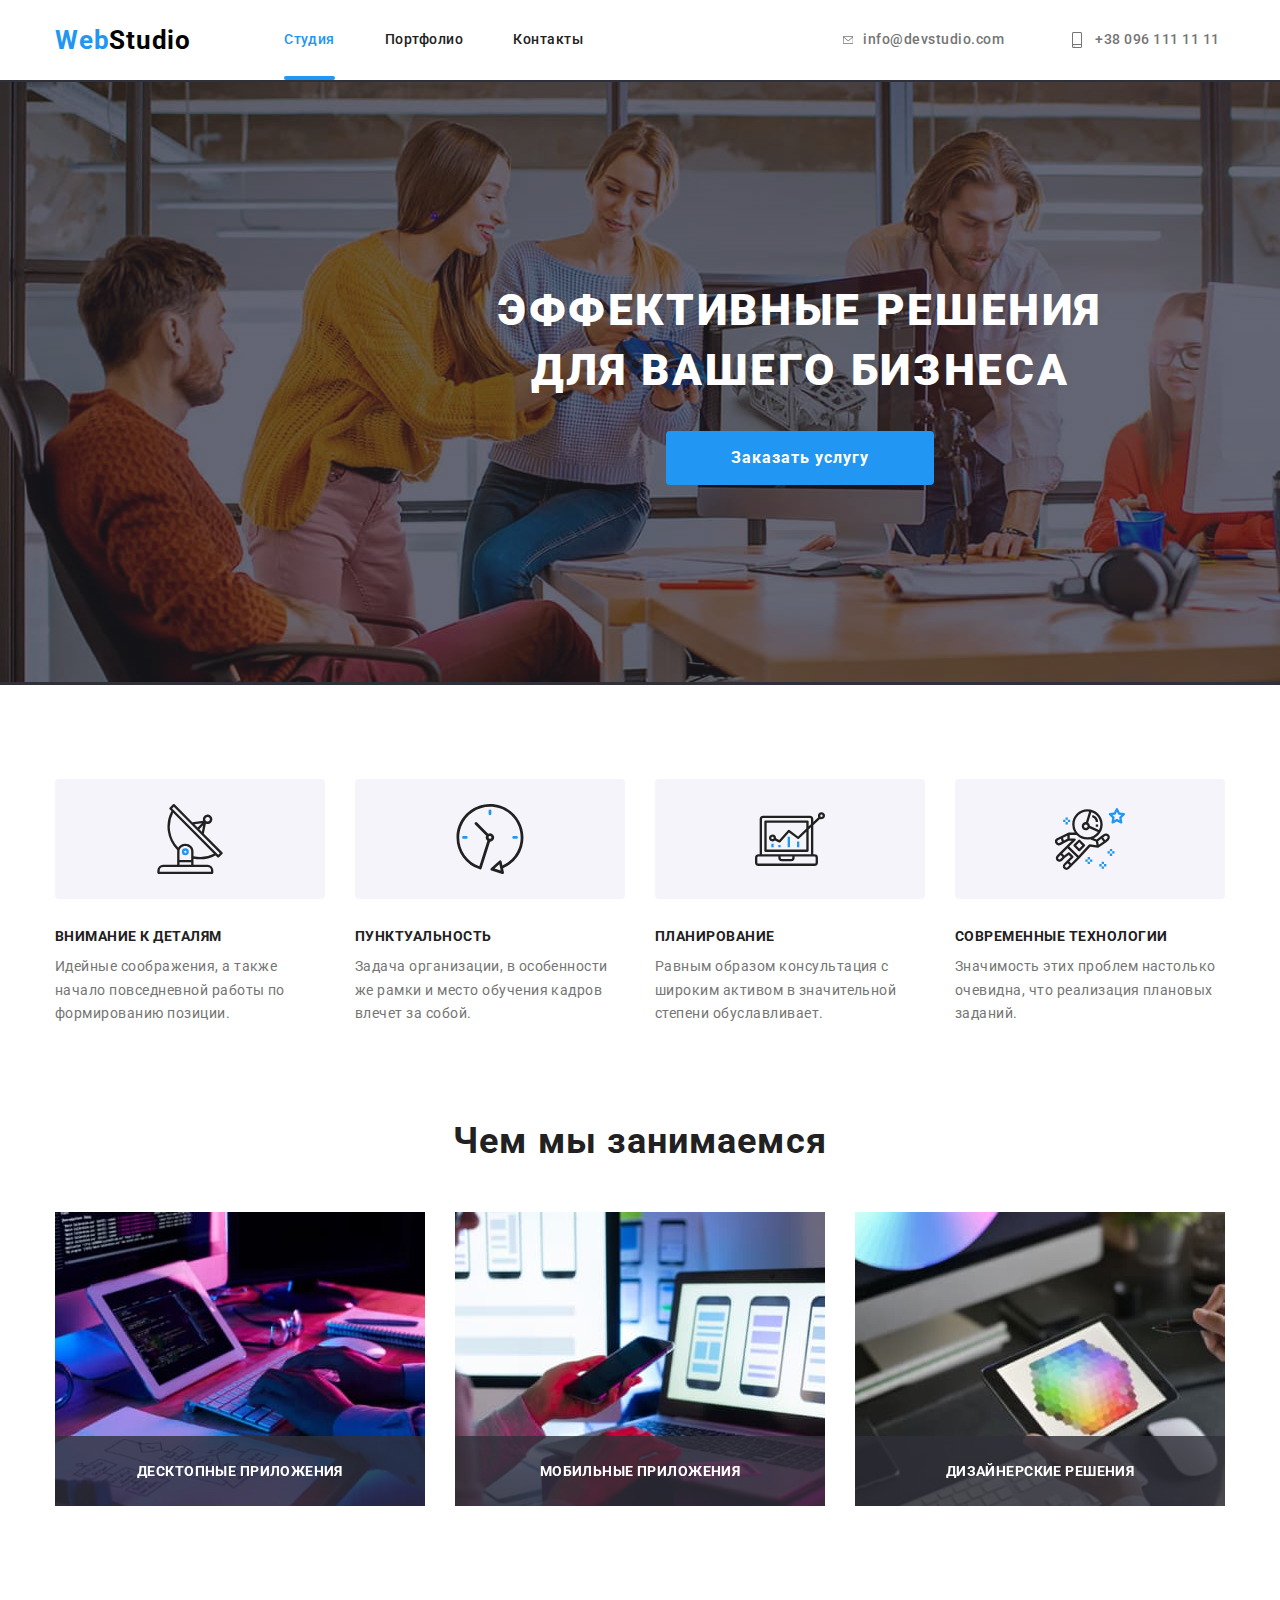
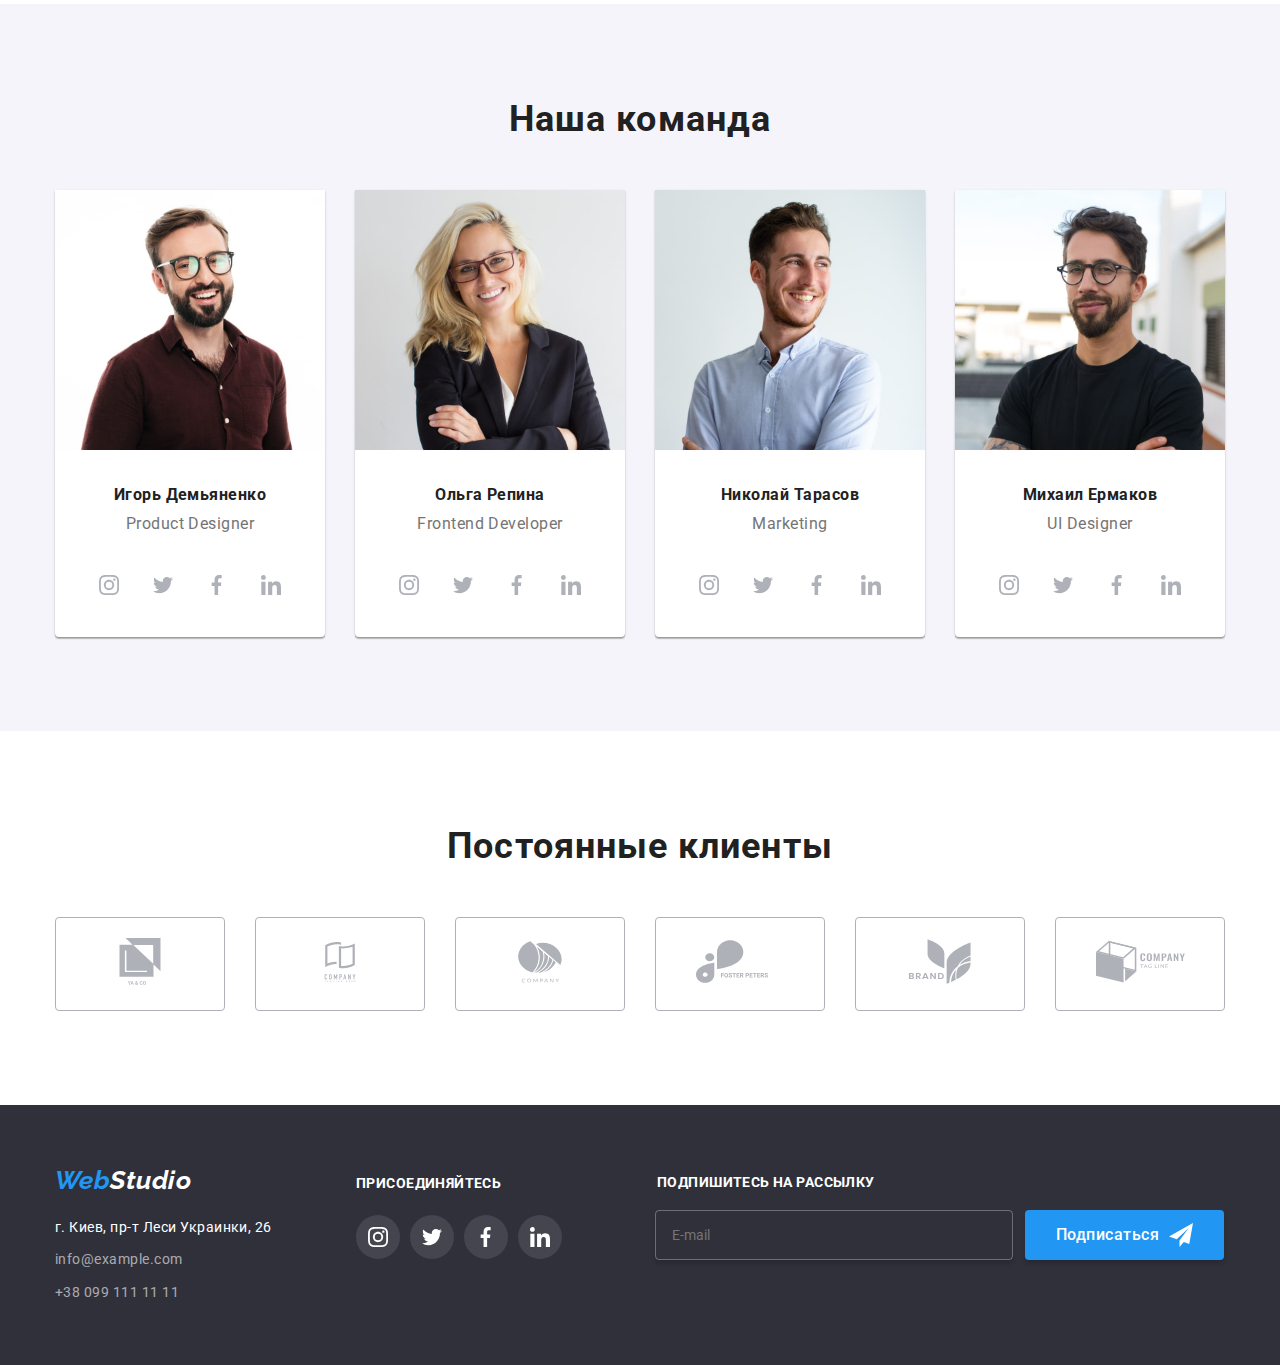
<file: index.html>
<!DOCTYPE html>
<html lang="ru">
<head>
  <meta charset="UTF-8">
  <meta http-equiv="X-UA-Compatible" content="IE=edge">
  <meta name="viewport" content="width=device-width, initial-scale=1.0">
  <title>Document</title>
  <link rel="preconnect" href="https://fonts.googleapis.com">
  <link rel="preconnect" href="https://fonts.gstatic.com" crossorigin>
  <link href="https://fonts.googleapis.com/css2?family=Raleway:wght@700&family=Roboto:wght@400;500;700;900&display=swap" rel="stylesheet">
  <link rel="stylesheet" href="https://cdnjs.cloudflare.com/ajax/libs/modern-normalize/1.1.0/modern-normalize.min.css" integrity="sha512-wpPYUAdjBVSE4KJnH1VR1HeZfpl1ub8YT/NKx4PuQ5NmX2tKuGu6U/JRp5y+Y8XG2tV+wKQpNHVUX03MfMFn9Q==" crossorigin="anonymous" referrerpolicy="no-referrer">
  <link rel="stylesheet" href="./css/styles.css">
  <style>
    .color-header {
      color: #000000;
    }
    .color-footer {
      color: #ffffff;
    }
  </style>
</head>
<body>
   <header class="header">
    <div class="container main-nav">
      <a href="./index.html" class="header-logo">Web<span class="color-header">Studio</span></a>
      <nav class="main-nav" >
        <ul class="header-nav list" >
          <li class="item"><a href="./index.html" class="link current">Студия</a></li>
          <li class="item"><a href="./portfolio.html" class="link">Портфолио</a></li>
          <li class="item"><a href="" class="link">Контакты</a></li>
        </ul>
        <ul class="header-address list" >
          <li class="item">
            <a class="header-link" href="mailto:info@devstudio.com">
              <svg class="icon" width="16px" height="22px">
                <use href="./images/sprite.svg#envelope"></use>
              </svg>
            info@devstudio.com</a></li>
          <li class="item">
            <a class="header-link" href="tel:+380961111111">
            <svg class="icon" width="16px" height="22px">
              <use href="./images/sprite.svg#smartphone"></use>
            </svg>
            +38 096 111 11 11</a></li>
        </ul>
      </nav>
    </div>
    
     </header>
   <main>
    <!-- Герой -->
    <div class="backgroundhero">
      <section class="hero">
          <h1 class="hero-title">Эффективные решения <br>для вашего бизнеса</h1>
          <button class="button hero" data-modal-open>Заказать услугу</button>
          <div class="backdrop is-hidden" data-modal>
            <div class="modal">

              <div class="close">
                <button class="button-close" data-modal-close>
                  <svg class="close-icon">
                    <use id="close" href="./images/sprite.svg#close"></use>
                  </svg>
                </button>
  
              </div>

              <form class="modal-form">
                <div class="form-group">
                <legend class="group-title">Оставьте свои данные, мы вам перезвоним</legend>
                <ul class="form-field">
                    <li>        
                        <label for="text">Имя</label>
                        <input type="text" name="username" placeholder="" id="text">
                        <svg class="icon-person">
                          <use href="./images/sprite.svg#person"></use>
                        </svg>
                      </li>
                      <li>        
                        <label for="tel">Телефон</label>
                        <input type="tel" name="phone" id="tel"/>
                        <svg class="icon-phone" width="18px" height="18px">
                          <use href="./images/sprite.svg#phone"></use>
                        </svg>
                      </li>
                      <li>        
                        <label for="mail">Почта</label>
                        <input type="email" name="email" id="mail"/>
                        <svg class="icon-email" width="18px" height="18px">
                          <use href="./images/sprite.svg#email"></use>
                        </svg>
                      </li>
                </ul>
        
                <div class="feedback">
                    <label for="feedback">Комментарий</label>                         
                    <textarea name="feedback" placeholder="Введите текст" id="feedback"></textarea>
                </div>
        
                
                <div class="checkbox">
                      <input type="checkbox" name="agreement" id="checkbox"/>
                      <span class="icon-checked">
                        <svg width="16px" height="15px">
                          <use href="./images/sprite.svg#icon-checked">
                          </use>
                      </svg>
                      </span>
                      <label for="checkbox">Соглашаюсь с рассылкой и принимаю&nbsp;
                      <span><a href="" class="polyces">Условия договора</a></span>
                    </label>
                </div>
        
                <div class="button-submit">
                    <button class="btn button" type="submit">Отправить</button>
                </div>
        
                  </div>
                
              </form>

            </div>

          </div>
      </section>
    </div>
    <!-- Преимущества компании -->
    <section class="section">
      <!-- <h2 class="section-title">Преимущества компании</h2> -->
      <div class="container">
        <ul class="feature-list list">
          <li class="list-item antenna">
            <div class="feauture-icon">
              <svg width="70px" height="70px">
                <use href="./images/sprite.svg#antenna"></use>
              </svg>
            </div>  
            <h3 class="title">Внимание к деталям</h3>
            <p>Идейные соображения, a также начало повседневной работы по формированию позиции.</p>
          </li>
          <li class="list-item clock">
            <div class="feauture-icon">
              <svg width="70px" height="70px">
                <use href="./images/sprite.svg#clock"></use>
              </svg>
            </div>
            <h3 class="title">Пунктуальность</h3>
            <p>Задача организации, в особенности же рамки и место обучения кадров влечет за собой.</p>
          </li>
          <li class="list-item diagram">
            <div class="feauture-icon">
              <svg width="70px" height="70px">
                <use href="./images/sprite.svg#diagram"> </use>
              </svg>
            </div>
            <h3 class="title">Планирование</h3>
            <p>Равным образом консультация c широким активом в значительной степени обуславливает.</p>
          </li>
          <li class="list-item astronaut">
            <div class="feauture-icon">
              <svg width="70px" height="70px">
                <use href="./images/sprite.svg#astronaut"> </use>
              </svg>
            </div>
            <h3 class="title">Современные технологии</h3>
            <p>Значимость этих проблем настолько очевидна, что реализация плановых заданий.</p>
          </li>
        </ul>
      </div>
    </section>
    <!-- Чем мы занимаемся -->
    <section class="section no-padding">
      <div class="container">
        <div class="our-work">
          <h2 class="section-title">Чем мы занимаемся</h2>
          <ul class="work-list list">
            <li class="work-item">
              <img src="./images/desctope.jpg" alt="Десктопные приложения" width="370">
              <h3 class="title work">Десктопные приложения</h3>
            </li>
            <li class="work-item">
              <img src="./images/mobile.jpg" alt="Мобильные приложения" width="370">
              <h3 class="title work">Мобильные приложения</h3>
            </li>
            <li class="work-item">
              <img src="./images/disign.jpg" alt="Дизайнерские решения" width="370">
              <h3 class="title work">Дизайнерские решения</h3>
            </li>
          </ul>
        </div>
      </div>
    </section>
    <!-- Наша команда -->
    <section class="section-team">
      <div class="container">
        <div class="team">
          <h2 class="section-title">Наша команда</h2>
        <ul class="team-list list">
          <li class="team-card">
            <img src="./images/demyanenko.jpg" alt="Игорь Демьяненко" width="270">
            <h4 class="title">Игорь Демьяненко</h4>
            <p>Product Designer</p>
            <ul class="team-icon">
              <li class="team-li" ><a class="team-link" href="" aria-label="Ссылка на Instagram">
                <svg class="icon" >
                  <use href="./images/sprite.svg#instagram"></use>
                </svg>
              </a></li>
              <li class="team-li" ><a class="team-link" href=""  aria-label="Ссылка на Twitter">                
                <svg class="icon">
                <use href="./images/sprite.svg#twitter"></use>
              </svg>
            </a></li>
              <li class="team-li" ><a class="team-link" href="" aria-label="Ссылка на Facebook">
                <svg class="icon">
                  <use href="./images/sprite.svg#facebook"></use>
                </svg>
              </a></li>
              <li class="team-li" ><a class="team-link" href=""  aria-label="Ссылка на Linkedin">
                <svg class="icon">
                  <use href="./images/sprite.svg#linkedin"></use>
                </svg>
              </a></li>
            </ul>
          </li>
          <li class="team-card">
            <img src="./images/repina.jpg" alt="Ольга Репина" width="270">
            <h4 class="title">Ольга Репина</h4>
            <p>Frontend Developer</p>
            <ul class="team-icon">
              <li class="team-li" ><a class="team-link" href="" aria-label="Ссылка на Instagram">
                <svg class="icon" >
                  <use href="./images/sprite.svg#instagram"></use>
                </svg>
              </a></li>
              <li class="team-li" ><a class="team-link" href=""  aria-label="Ссылка на Twitter">                
                <svg class="icon">
                <use href="./images/sprite.svg#twitter"></use>
              </svg>
            </a></li>
              <li class="team-li" ><a class="team-link" href="" aria-label="Ссылка на Facebook">
                <svg class="icon">
                  <use href="./images/sprite.svg#facebook"></use>
                </svg>
              </a></li>
              <li class="team-li" ><a class="team-link" href=""  aria-label="Ссылка на Linkedin">
                <svg class="icon">
                  <use href="./images/sprite.svg#linkedin"></use>
                </svg>
              </a></li>
            </ul>
          </li>
          <li class="team-card">
            <img src="./images/tarasov.jpg" alt="Николай Тарасов" width="270">
            <h4 class="title">Николай Тарасов</h4>
            <p>Marketing</p>
            <ul class="team-icon">
              <li class="team-li" ><a class="team-link" href="" aria-label="Ссылка на Instagram">
                <svg class="icon" >
                  <use href="./images/sprite.svg#instagram"></use>
                </svg>
              </a></li>
              <li class="team-li" ><a class="team-link" href=""  aria-label="Ссылка на Twitter">                
                <svg class="icon">
                <use href="./images/sprite.svg#twitter"></use>
              </svg>
            </a></li>
              <li class="team-li" ><a class="team-link" href="" aria-label="Ссылка на Facebook">
                <svg class="icon">
                  <use href="./images/sprite.svg#facebook"></use>
                </svg>
              </a></li>
              <li class="team-li" ><a class="team-link" href=""  aria-label="Ссылка на Linkedin">
                <svg class="icon">
                  <use href="./images/sprite.svg#linkedin"></use>
                </svg>
              </a></li>
            </ul>
          </li>
          <li class="team-card">
            <img src="./images/yermakov.jpg" alt="Михаил Ермаков" width="270">
            <h4 class="title">Михаил Ермаков</h4>
            <p>UI Designer</p>
            <ul class="team-icon">
              <li class="team-li" ><a class="team-link" href="" aria-label="Ссылка на Instagram">
                <svg class="icon" >
                  <use href="./images/sprite.svg#instagram"></use>
                </svg>
              </a></li>
              <li class="team-li" ><a class="team-link" href=""  aria-label="Ссылка на Twitter">                
                <svg class="icon">
                <use href="./images/sprite.svg#twitter"></use>
              </svg>
            </a></li>
              <li class="team-li" ><a class="team-link" href="" aria-label="Ссылка на Facebook">
                <svg class="icon">
                  <use href="./images/sprite.svg#facebook"></use>
                </svg>
              </a></li>
              <li class="team-li" ><a class="team-link" href=""  aria-label="Ссылка на Linkedin">
                <svg class="icon">
                  <use href="./images/sprite.svg#linkedin"></use>
                </svg>
              </a></li>
            </ul>
          </li>
        </ul>
        </div>
      </div>
    </section>
    <!-- Наши клиенты -->
    <section class="section our-clients">
      <div class="container">
        <h2 class="section-title">Постоянные клиенты</h2>
        <ul>
          <li class="list">
            <a href="" class="link">
              <svg class="icon" width="106px" height="47px">
                <use href="./images/sprite.svg#logo"></use>
              </svg>
            </a>
          </li>
          <li class="list">
            <a href="" class="link">
              <svg class="icon" width="40px" height="52">
                <use href="./images/sprite.svg#logo-2"></use>
              </svg>
            </a>
          </li> 
          <li class="list">
            <a href="" class="link">
              <svg class="icon" width="46px" height="45">
                <use href="./images/sprite.svg#logo-3"></use>
              </svg>
            </a>
          </li>
          <li class="list">
            <a href="" class="link">
              <svg class="icon" width="95px" height="89px">
                <use href="./images/sprite.svg#logo-4"></use>
              </svg>
            </a>
          </li>
          <li class="list">
            <a href="" class="link">  
              <svg class="icon" width="62px" height="89px">
                <use href="./images/sprite.svg#logo-5"></use>
              </svg>
            </a>
          </li>
          <li class="list">
            <a href="" class="link">
              <svg class="icon" width="93px" height="89px">
                <use href="./images/sprite.svg#logo-6"></use>
              </svg>
            </a>
          </li>
        </ul>
      </div>
    </section>
   </main>
   <footer class="address">
      <div class="container">

        <address class="footer-addres">
          <a href="./index.html " class="logo">Web<span class="color-footer">Studio</span></a>
          <a href="https://goo.gl/maps/T67sKxC1Z5XbxkPo9" class="maps">г. Киев, пр-т Леси Украинки, 26</a>
          <a href="mailto:info@example.com" class="mail-and-tel">info@example.com</a>
          <a href="tel:+380991111111" class="mail-and-tel">+38 099 111 11 11</a>
        </address>

      <div class="social">
        <p class="label">Присоединяйтесь</p>
          <ul class="footer-icons list">
            <li class="footer-li" ><a class="footer-link" href="" aria-label="Ссылка на Instagram">
              <svg class="icon" width="20px" height="20px">
                <use href="./images/sprite.svg#instagram"></use>
              </svg>
            </a></li>
            <li class="footer-li" ><a class="footer-link" href="" aria-label="Ссылка на Twitter">                
              <svg class="icon" width="20px" height="20px">
              <use href="./images/sprite.svg#twitter"></use>
            </svg>
          </a></li>
            <li class="footer-li" ><a class="footer-link" href="" aria-label="Ссылка на Facebook">
              <svg class="icon" width="20px" height="20px">
                <use href="./images/sprite.svg#facebook"></use>
              </svg>
            </a></li>
            <li class="footer-li" >
              <a class="footer-link" href="" aria-label="Ссылка на Linkedin">
              <svg class="icon" width="20px" height="20px">
                <use href="./images/sprite.svg#linkedin"></use>
              </svg>
            </a>
          </li>
          </ul>
      </div>
      
      <form class="form">
        <legend class="form-title">Подпишитесь на рассылку</legend>
      
        <div class="form-center">
          <label>
            <input class="form-mail" type="email" name="email" placeholder="E-mail" />
          </label>
          
          <button class="button form-button" type="submit">Подписаться
            <svg class="button-icon" width="24px" height="24px">
              <use href="./images/sprite.svg#icon-send"></use>
            </svg></button>
        </div>
    </form>
      
  </div>
   </footer>
   <script src="./js/modal.js"></script>
</body>
</html>
</file>
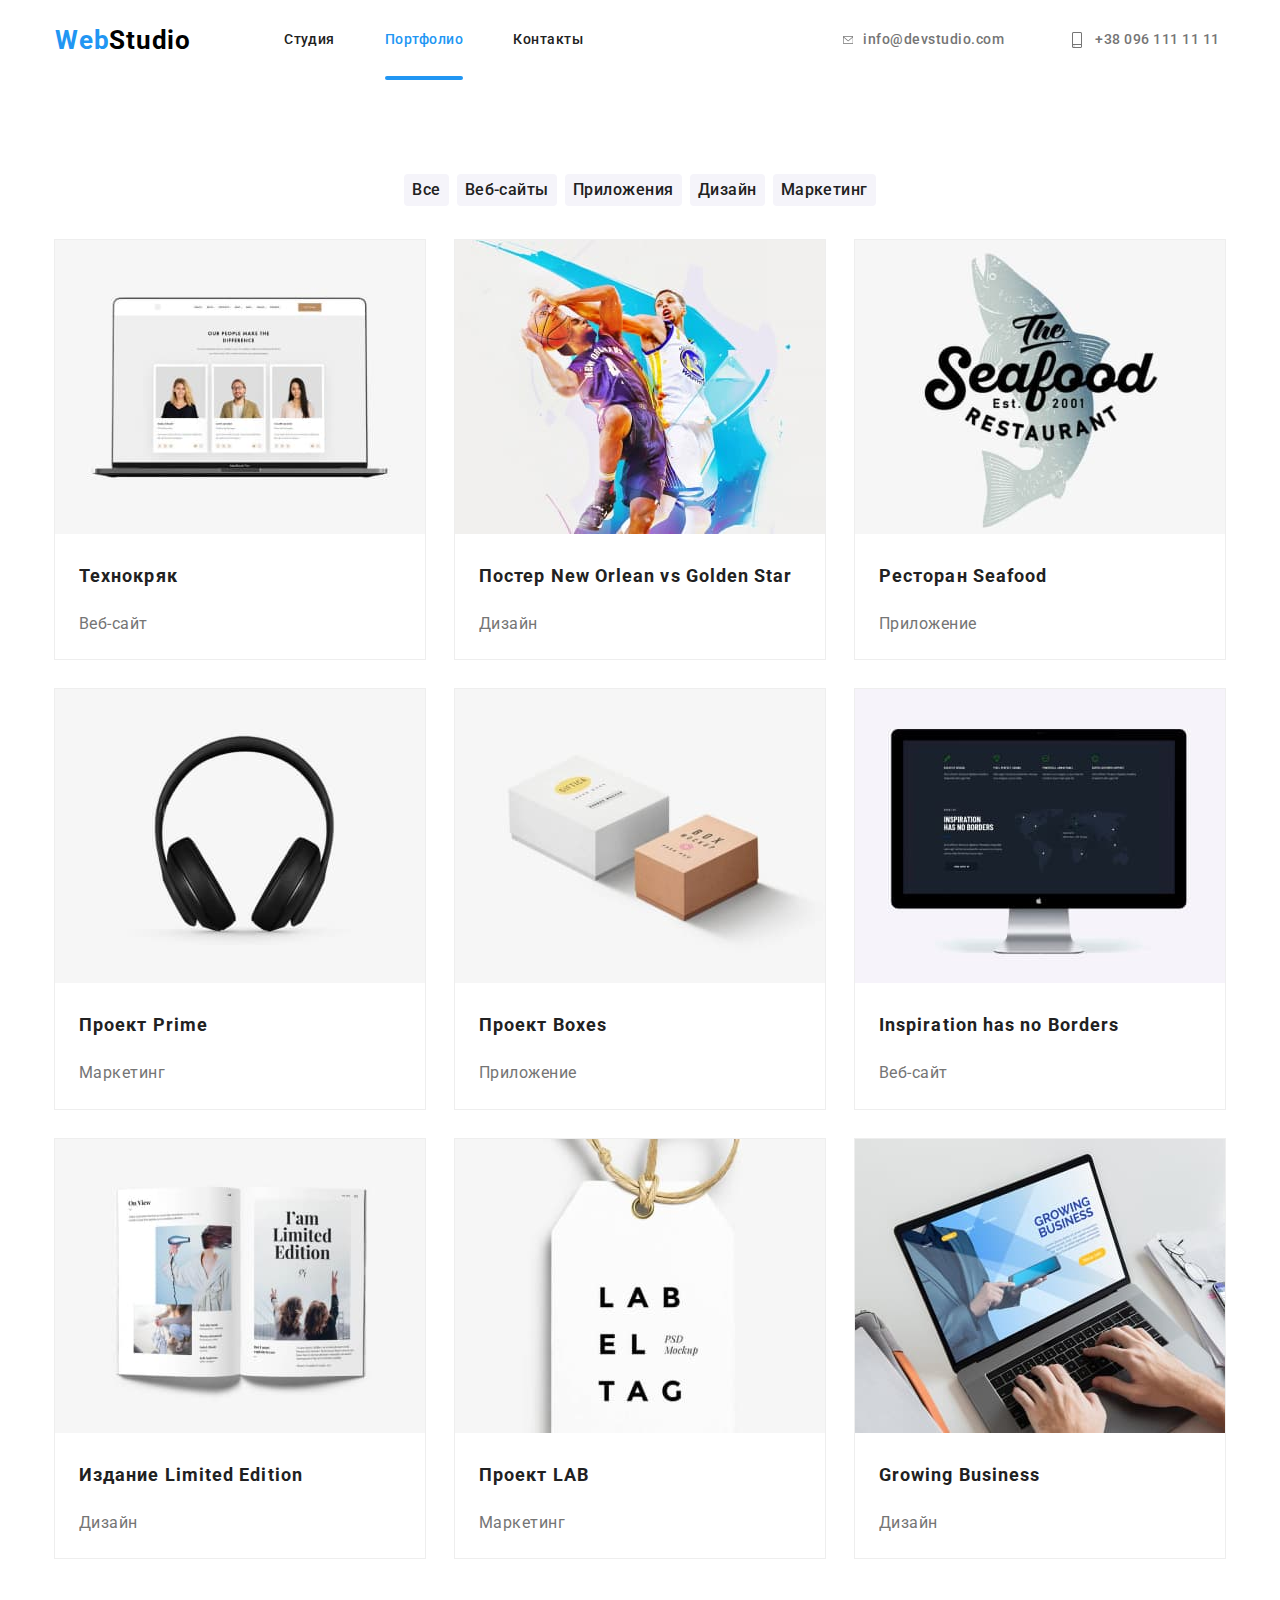
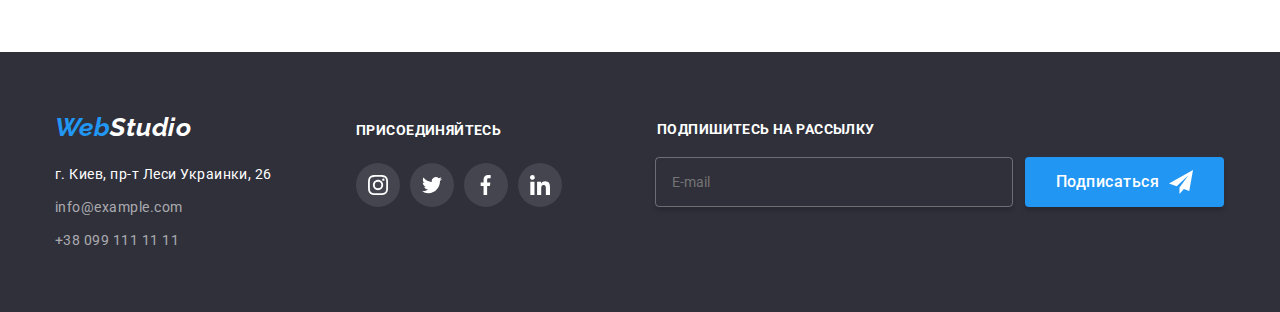
<file: portfolio.html>
<!DOCTYPE html>
<html lang="ru">
<head>
  <meta charset="UTF-8">
  <meta http-equiv="X-UA-Compatible" content="IE=edge">
  <meta name="viewport" content="width=device-width, initial-scale=1.0">
  <title>Document</title>
  <link rel="preconnect" href="https://fonts.googleapis.com">
  <link rel="preconnect" href="https://fonts.gstatic.com" crossorigin>
  <link href="https://fonts.googleapis.com/css2?family=Raleway:wght@700&display=swap" rel="stylesheet">
  <link rel="preconnect" href="https://fonts.googleapis.com">
  <link rel="preconnect" href="https://fonts.gstatic.com" crossorigin>
  <link href="https://fonts.googleapis.com/css2?family=Raleway:wght@700&family=Roboto:wght@400;500;700;900&display=swap" rel="stylesheet">
  <link rel="stylesheet" href="https://cdnjs.cloudflare.com/ajax/libs/modern-normalize/1.1.0/modern-normalize.min.css" integrity="sha512-wpPYUAdjBVSE4KJnH1VR1HeZfpl1ub8YT/NKx4PuQ5NmX2tKuGu6U/JRp5y+Y8XG2tV+wKQpNHVUX03MfMFn9Q==" crossorigin="anonymous" referrerpolicy="no-referrer">  
  <link rel="stylesheet" href="./css/styles.css">
  <style>
    .color-header {
      color: #000000;
    }
    .color-footer {
      color: #ffffff;
    }
  </style>
</head>
<body>
  <header class="header">
    <div class="container main-nav">
      <a href="./index.html" class="header-logo">Web<span class="color-header">Studio</span></a>
      <nav class="main-nav" >
        <ul class="header-nav list" >
          <li class="item"><a href="./index.html" class="link">Студия</a></li>
          <li class="item"><a href="./portfolio.html" class="link current">Портфолио</a></li>
          <li class="item"><a href="" class="link">Контакты</a></li>
        </ul>
        <ul class="header-address list" >
          <li class="item">
            <a class="header-link" href="mailto:info@devstudio.com">
              <svg class="icon" width="16px" height="22px">
                <use href="./images/sprite.svg#envelope"></use>
              </svg>
            info@devstudio.com</a></li>
          <li class="item">
            <a class="header-link" href="tel:+380961111111">
            <svg class="icon" width="16px" height="22px">
              <use href="./images/sprite.svg#smartphone"></use>
            </svg>
            +38 096 111 11 11</a></li>
          </ul>
      </nav>
    </div>
    
     </header>
     <main>
        <!-- Page item -->
    <section class="section-portfolio">
      <!-- <h1>Портфолио</h1> -->
      <div class="container">
      <ul class="filter list">
          <li><button type="button" class="button primary">Все</button></li>
          <li><button type="button" class="button primary ">Веб-сайты</button></li>
          <li><button type="button" class="button primary">Приложения</button></li>
          <li><button type="button" class="button primary">Дизайн</button></li>
          <li><button type="button" class="button primary">Маркетинг</button></li>
      </ul>
      <ul class="flex-container list">

          <li class="flex-element">
            <div class="thumb">          
              <a href="" class="link"  >
              <img src="./images/tehno.jpg" alt="Технокряк" width="370">
              </a>
              <div class="product-actions">
                Ресурс предлагает комплексные предложения с разным уровнем функционала и сервисов. Все это позволит посетителю получить исчерпывающие сведения о компании или частном лице.
              </div>
            </div>
            
            <div>
              <a href="" class="link"  >
                <h2 class="portfolio-title">Технокряк</h2>
                <p>Веб-сайт</p>
              </a>
            </div>
          </li>

          <li class="flex-element">
            <div class="thumb"> 
              <a href="" class="link">
              <img src="./images/poster.jpg" alt="Постер New Orlean vs Golden Star" width="370">
              </a>
              <div class="product-overlay">
                <div class="product-actions">
                  Ресурс предлагает комплексные предложения с разным уровнем функционала и сервисов. Все это позволит посетителю получить исчерпывающие сведения о компании или частном лице.
                </div>
              </div>
            </div>
              <div>
                <a href="" class="link"  >
                  <h2 class="portfolio-title">Постер New Orlean vs Golden Star</h2>
                  <p>Дизайн</p>
                </a>
              </div>
          </li>

          <li class="flex-element">
            <div class="thumb"> 
            <a href="" class="link">
            <img src="./images/restaurante.jpg" alt="Ресторан Seafood" width="370">
            </a>
            <div class="product-actions">
              Ресурс предлагает комплексные предложения с разным уровнем функционала и сервисов. Все это позволит посетителю получить исчерпывающие сведения о компании или частном лице.
            </div>
          </div>
          
          <div>
            <a href="" class="link"  >
              <h2 class="portfolio-title">Ресторан Seafood</h2>
              <p>Приложение</p>
            </a>
          </div>
          </li>

          <li class="flex-element">
            <div class="thumb"> 
            <a href="" class="link">
            <img src="./images/projectPrime.jpg" alt="Проект Prime" width="370">
            </a>
            <div class="product-actions">
              Ресурс предлагает комплексные предложения с разным уровнем функционала и сервисов. Все это позволит посетителю получить исчерпывающие сведения о компании или частном лице.
            </div>
          </div>
          <div>
            <a href="" class="link"  >
              <h2 class="portfolio-title">Проект Prime</h2>
              <p>Маркетинг</p>
            </a>
          </div>          
          </li>

          <li class="flex-element">
            <div class="thumb"> 
            <a href="" class="link">
            <img src="./images/projectBoxes.jpg" alt="Проект Boxes" width="370" class="link">
            </a>
            <div class="product-actions">
              Ресурс предлагает комплексные предложения с разным уровнем функционала и сервисов. Все это позволит посетителю получить исчерпывающие сведения о компании или частном лице.
            </div>
          </div>

          <div>
            <a href="" class="link"  >
              <h2 class="portfolio-title">Проект Boxes</h2>
              <p>Приложение</p>
            </a>
          </div>
          </li>

          <li class="flex-element"> 
            <div class="thumb">           
            <a href="" class="link">
            <img src="./images/inpiration.jpg" alt="Inspiration has no Borders" width="370">
            </a>
            <div class="product-actions">
              Ресурс предлагает комплексные предложения с разным уровнем функционала и сервисов. Все это позволит посетителю получить исчерпывающие сведения о компании или частном лице.
            </div>
          </div>

          <div>
            <a href="" class="link"  >
              <h2 class="portfolio-title">Inspiration has no Borders</h2>
              <p>Веб-сайт</p>
            </a>
          </div>
          </li>

          <li class="flex-element">
            <div class="thumb"> 
            <a href="" class="link">
            <img src="./images/addition.jpg" alt="Издание Limited Edition" width="370">
            </a>
            <div class="product-actions">
              Ресурс предлагает комплексные предложения с разным уровнем функционала и сервисов. Все это позволит посетителю получить исчерпывающие сведения о компании или частном лице.
            </div>
          </div>

          <div>
            <a href="" class="link"  >
              <h2 class="portfolio-title">Издание Limited Edition</h2>
              <p>Дизайн</p>
            </a>
          </div>
          </li>

          <li class="flex-element">
            <div class="thumb"> 
            <a href="" class="link">
            <img src="./images/prpjectLab.jpg" alt="Проект LAB" width="370">
            </a>
            <div class="product-actions">
              Ресурс предлагает комплексные предложения с разным уровнем функционала и сервисов. Все это позволит посетителю получить исчерпывающие сведения о компании или частном лице.
            </div>
          </div>

          <div>
            <a href="" class="link"  >
              <h2 class="portfolio-title">Проект LAB</h2>
              <p>Маркетинг</p>
            </a>
          </div>
          </li>

          <li class="flex-element">
            <div class="thumb"> 
            <a href="" class="link">            
            <img src="./images/growing.jpg" alt="Growing Business" width="370">
            </a>
            <div class="product-actions">
              Ресурс предлагает комплексные предложения с разным уровнем функционала и сервисов. Все это позволит посетителю получить исчерпывающие сведения о компании или частном лице.
            </div>
          </div>

          <div>
            <a href="" class="link"  >
              <h2 class="portfolio-title">Growing Business</h2>
              <p>Дизайн</p>
            </a>
          </div>
          </li>
      </ul>
      </div>
    </section>
     </main>
     <footer class="address">
      <div class="container">

        <address class="footer-addres">
          <a href="./index.html " class="logo">Web<span class="color-footer">Studio</span></a>
          <a href="https://goo.gl/maps/T67sKxC1Z5XbxkPo9" class="maps">г. Киев, пр-т Леси Украинки, 26</a>
          <a href="mailto:info@example.com" class="mail-and-tel">info@example.com</a>
          <a href="tel:+380991111111" class="mail-and-tel">+38 099 111 11 11</a>
        </address>

      <div class="social">
        <p class="label">Присоединяйтесь</p>
          <ul class="footer-icons list">
            <li class="footer-li" ><a class="footer-link" href="" aria-label="Ссылка на Instagram">
              <svg class="icon" width="20px" height="20px">
                <use href="./images/sprite.svg#instagram"></use>
              </svg>
            </a></li>
            <li class="footer-li" ><a class="footer-link" href="">                
              <svg class="icon" width="20px" height="20px">
              <use href="./images/sprite.svg#twitter"></use>
            </svg>
          </a></li>
            <li class="footer-li" ><a class="footer-link" href="">
              <svg class="icon" width="20px" height="20px">
                <use href="./images/sprite.svg#facebook"></use>
              </svg>
            </a></li>
            <li class="footer-li" ><a class="footer-link" href="">
              <svg class="icon" width="20px" height="20px">
                <use href="./images/sprite.svg#linkedin"></use>
              </svg>
            </a></li>
          </ul>
      </div>

      <form class="form">
        <legend class="form-title">Подпишитесь на рассылку</legend>
      
        <div class="form-center">
          <label>
            <input class="form-mail" type="email" name="email" placeholder="E-mail" />
          </label>
          
          <button class="button form-button" type="submit">Подписаться
            <svg class="button-icon" width="24px" height="24px">
              <use href="./images/sprite.svg#icon-send"></use>
            </svg></button>
        </div>
    </form>

      </div>
   </footer>
</body>
</html>
</file>
<file: css/styles.css>
/* цвет вторичного  текста #212121 */
/* цвет основного текста #757575 */
/* цвет лого #2196F3 и #000000 */
/* цвет акцента #2196F3 */
/* цвет адреса в футере  rgba(255, 255, 255, 0.6) */
/* цвет лого в футере  #FFFFFF и #2196F3*/
/* основной цвет фона #FFFFFF */
/* вторичный цвет фона #2F303A  и #F5F4FA */

/* Утилиты */
.html {
    box-sizing: border-box;
}
 *,
 *::before,
 *::after {
    box-sizing: inherit;
 }

:root {
    --primary-text-color: #757575;
    --title-text-color: #212121;
    --acent-color: #2196F3;
    --bcg-button-color: #F5F4FA;
    --white-text-color: #FFFFFF;
}
body {
    background-color: var(--white-text-color);
    color: var(--primary-text-color);
    font-family: 'Roboto', sans-serif;
    letter-spacing: 0.03em;

    margin: 0;

    /* padding-top: 80px; */
}
.container {
    width: 1170px;
    padding-left: 15px;
    padding-right: 15px;
    margin-left: auto;
    margin-right: auto;

}


.list {
    list-style: none;
    padding: 0;
    margin: 0;
}

.link {
    text-decoration: none;
}

/* header  */
.header {
    font-weight: 500;
    font-size: 14px;
    line-height: 1.14;


    /* position: fixed;
    top: 0;
    left: 50%;
    transform: translate(-50%, 0); */

}

.header-logo {
    /* display: inline-block; */

    color: var(--acent-color);
    font-family: inherit;
    font-weight: 700;
    line-height: 1.19;
    font-size: 26px;
    letter-spacing: 0.03em;

    text-decoration: none;
}

.header-nav .link {
    display: block;
    position: relative;

    padding-top: 32px;
    padding-bottom: 32px; 

    color: var(--title-text-color);
    text-decoration: none;
    transition: color 250ms cubic-bezier(0.4, 0, 0.2, 1);
}

.header-nav .link:hover, 
.header-nav .link:focus {
    color: var(--acent-color);
}

.header-nav .link.current {
    color: var(--acent-color);
}
.header-nav .link.current::after{
    content: '';
    position: absolute;
    bottom: 0;
    left: 0;

    width: 100%;
    height: 4px;
    border-radius: 2px;
    background-color: var(--acent-color);
}

.header-address {
    display: flex;
    margin-left: auto;
}
.header-address .item + .item {
    margin-left: 60px;
}

.main-nav {
    display: flex;
    align-items: center;
    min-height: 80px;
    /* background-color: #FFFFFF; */
}

header nav {
    width: 100%;
}

.header-nav {
    display: flex;
    margin-left: 93px;
}
.header-nav .item:not(:last-child) { 
    margin-right: 50px;
}

.header-link {
    display: flex;
    text-decoration: none;
    cursor: pointer;
    padding-top: 0;
    justify-content: center;
    align-items: center;

    width: 161px;
    height: 80px;

    color: var(--primary-text-color);
}
.header-address li {
    display: flex;
    justify-content: center;

}
.item .header-link {
    color: var(--primary-text-color);
    transition: color 250ms cubic-bezier(0.4, 0, 0.2, 1);
}
.item .icon {
    fill: var(--primary-text-color);
    transition: fill 250ms cubic-bezier(0.4, 0, 0.2, 1);
}

.header-address .item:hover .icon,
.header-address .item:hover .header-link, .header-address .item:focus .icon,
.header-address .item:focus .header-link {
    fill: var(--acent-color);
    color: var(--acent-color);
}
.header-address svg {
    margin-right: 10px;
    fill: #757575;
}


/* hero */
.hero {
    text-align: center;
    
    padding-top: 200px;
    padding-bottom: 200px;
}

.backgroundhero {
    min-width: 1600px;
    min-height: 600px;

    margin-left: auto;
    margin-right: auto;
    
    background-image: 
    linear-gradient(to right, rgba(47, 48, 58, 0.4), rgba(47, 48, 58, 0.4)), 
    url(../images/hero.jpg);
    background-repeat: no-repeat;
    background-position: center;
    background-size: contain;

    background-color: #2F303A;
}

.hero-title {
    color: #FFFFFF;
    font-weight: 900;
    font-size: 44px;
    line-height: 1.37;
    letter-spacing: 0.06em;
    text-transform: uppercase;

    margin-top: 0;
    margin-bottom: 0;
}

.modal {
    position: absolute;
    top: 50%;
    left: 50%;

    min-width: 528px;
    min-height: 581px;
    
    border-radius: 4px;
    background-color: white;
    box-shadow: 0px 2px 1px 0px rgba(0, 0, 0, 0.20), 0px 1px 1px 0px rgba(0, 0, 0, 0.14), 0px 1px 3px 0px rgba(0, 0, 0, 0.12);

    transform: translate(-50%, -50%)  scale(1);
    transition: transform 250ms cubic-bezier(0.4, 0, 0.2, 1);
}
.close {
    display: flex;
    justify-content: flex-end;
    margin-right: 8px;
    margin-top: 8px;
}
.button-close {
    display: flex;
    justify-content: center;
    align-items: center;
    width: 30px;
    height: 30px;
    border-color: transparent;
    cursor: pointer;
    padding: 0;

    border-radius: 50%;
    border: 1px solid rgba(0, 0, 0, 0.10);
    background-color: var(--white-text-color);
}

.close-icon {
    width: 18px;
    height: 18px;
}

.button-close:hover .close-icon {
    fill: var(--acent-color);
}



.backdrop {
    position: fixed;
    top: 0;
    left: 0;
    width: 100%;
    height: 100%;
    background-color: rgba(0, 0, 0, 0.20);

    opacity: 1;
    transition: opacity 250ms cubic-bezier(0.4, 0, 0.2, 1);
}
.backdrop.is-hidden {
    opacity: 0;
    pointer-events: none;
}

.backdrop.is-hidden .modal {
    transform: translate(-50%, -50%)  scale(0.9);
}

.hero-title {
    color: #FFFFFF;
    font-weight: 900;
    font-size: 44px;
    line-height: 1.37;
    letter-spacing: 0.06em;
    text-transform: uppercase;

    margin-top: 0;
    margin-bottom: 0;
}
.modal-form{
    display: flex;
    justify-content: center;
    margin-top: 8px;
    border-radius: 4px;
}
.form-group {
    display: flex;
    flex-direction: column;
    width: 448px;
    border: 0;
    margin: 0;
}
.group-title {
    margin-bottom: 12px;
    color: var(--title-text-color);
    text-align: center;
    font-family: inherit;
    font-size: 20px;
    font-weight: 700;
    letter-spacing: 0.6px;
}
.form-field {
    display: flex;
    flex-direction: column;
    text-align: left;
    padding: 0;
    margin: 0;

}
.form-field li {
    position: relative;
    list-style: none;
    margin-bottom: 10px;
}

.form-field input {
    margin-top: 4px;
    width: 406px;
    height: 40px;
    padding: 0;
    padding-left: 42px;

    border-radius: 4px;
    border: 1px solid rgba(33, 33, 33, 0.20);

    transition: border 250ms cubic-bezier(0.4, 0, 0.2, 1);
}

.form-field label {
    color: var(--primary-text-color);
    font-family: inherit;
    font-size: 12px;
    font-weight: 400;
    letter-spacing: 0.12px;
}
.feedback {
    display: flex;
    flex-direction: column;
    margin-bottom: 20px;
}
.feedback label {
    margin-bottom: 4px;

    text-align: left;
    color: var(--primary-text-color);
    font-family: inherit;
    font-size: 12px;
    font-weight: 400;
    letter-spacing: 0.12px;
}

.feedback textarea {
    resize: none;

    padding: 12px 16px 12px 16px;

    height: 120px;
    border-radius: 4px;
    border: 1px solid rgba(33, 33, 33, 0.20);

    font-family: inherit;
    font-size: 12px;
    font-weight: 400;
    letter-spacing: 0.12px;

    transition: border 250ms cubic-bezier(0.4, 0, 0.2, 1);
}
.feedback textarea:hover, .feedback textarea:focus {
    border: 1px solid #2196F3;
    outline: 0;
}

.checkbox {
    display: flex;
    align-items: center;
    margin-bottom: 30px;
    margin-left: auto;
    margin-right: auto;
}
.checkbox input {
    /* Скрывает чек-бокс */
    appearance: none;   

    /* position: absolute;
    width: 1px;
    height: 1px;
    margin: -1px;
    border: 0;
    padding: 0;
    clip: rect(0 0 0 0);
    overflow: hidden; */
}
.icon-checked {
    display: flex;
    align-items: center;
    justify-content: center;
    /* box-sizing: border-box; */
    display: inline-block;
    margin-right: 8.38px;

    width: 16px;
    height: 15px;
    border-radius: 3px;
    border: 2px solid var(--title-text-color);
    
}
.checkbox input:checked + .icon-checked {
    /* box-sizing: border-box; */
    border: 2px solid var(--acent-color);
    width: 16px;
    height: 15px;

    background-color: var(--acent-color);
    /* background-image: url(../images/icon-check.svg); */
    /* background-repeat: no-repeat;
    background-position: center;
    background-size: contain;
    background-origin: content-box; */
}

.checkbox label {
    color: #757575;
    font-family: inherit;
    font-size: 14px;
    font-weight: 400;
    line-height: 24px; 
    letter-spacing: 0.42px;
    padding-top: 2px;
}
.polyces {
    color: var(--acent-color);
    font-family: inherit;
    letter-spacing: 0.42px;
}

.button-submit {
    display: flex;
    justify-content: center;
    align-items: center;
    margin-bottom: 40px;
}

.button-submit button {
    color: var(--white-text-color);
    width: 186px;
    height: 46px;   
    cursor: pointer;
    border-radius: 4px;
    background-color: var(--acent-color);
    box-shadow: 0px 4px 4px 0px rgba(0, 0, 0, 0.15);
    border: 0;

    padding: 0;
}

.icon-phone, .icon-person, .icon-email {
    position: absolute;
    bottom: 11px;
    left: 12px;

    width: 18px;
    height: 18px;

    fill: var(--title-text-color);
    transition: fill 250ms cubic-bezier(0.4, 0, 0.2, 1);
}
.form-field li:focus .icon-phone, .form-field li:hover .icon-phone, .form-field li:focus .icon-person, .form-field li:hover .icon-person,.form-field li:focus .icon-email, .form-field li:hover .icon-email{
    fill: var(--acent-color); 
}
.form-field input:focus, .form-field input:hover {
    border: 1px solid #2196F3;
    outline: 0;
}
/* button */
.button {
    color: var(--white-text-color);
    background-color: var(--acent-color);

    font-family: inherit;
    cursor: pointer;
    border-radius: 4px;
    border-color: transparent;
    font-weight: 500;
    font-size: 16px;
    line-height: 26px;
    letter-spacing: 0.03em;
    text-align: center;

}
.button.hero {
    display: inline-block;

    font-weight: 700;
    font-size: 16px;
    line-height: 1.9;
    letter-spacing: 0.06em;
    border-radius: 4px;
    min-width: 200px;
    /* box-shadow: 0px 4px 4px rgba(0, 0, 0, 0.15); */

    padding: 10px 32px;
    margin-top: 30px;
    
}

button.primary {
    color: var(--title-text-color);
    background-color: var(--bcg-button-color);
    box-shadow: none;
    transition: color 250ms cubic-bezier(0.4, 0, 0.2, 1), background-color 250ms cubic-bezier(0.4, 0, 0.2, 1), box-shadow 250ms cubic-bezier(0.4, 0, 0.2, 1);
}

.button.primary:hover,      
.button.primary:focus {
    color: var(--white-text-color);
    background-color: var(--acent-color);
}


/* sections */
.section-title {
    color: var(--title-text-color);
    font-weight: 700;
    font-size: 36px;
    line-height: 1.17;
    text-align: center;
    letter-spacing: 0.03em;

    margin-top: 0;
    margin-bottom: 0;
    
}
.section {
    background-color: var(--white-text-color);

    padding-top: 94px;
    padding-bottom: 94px;
}
.section.no-padding {
    padding-top: 0;
}

/* Features */
.feature-list .title {
    color: var(--title-text-color);
    font-weight: 700;
    font-size: 14px;
    line-height: 1.14;
    text-transform: uppercase;

    margin-top: 30px;
    margin-bottom: 0;
}
.feature-list p{
    font-size: 14px;
    line-height: 1.7;

    margin-top: 10px;
    margin-bottom: 0;
}
.feature-list {
    display: flex;
}
.feature-list li {
    width: 270px;
    width: calc((100% - 3 * 30px)/4);
    margin-right: 30px;
}
.feature-list li:nth-last-child(-n + 1) {
    margin-right: 0;
}

.feauture-icon {
    display: flex;
    background-color: var(--bcg-button-color);
    border-radius: 4px;
    width: 270px;
    height: 120px;
    justify-content: center;
    align-items: center;
}

/* Чем мы занимаемся */

.work-list.list {
    display: flex;

    margin-top: 50px;
}
.work-item {
    position: relative;

    width: 370px;
    margin-right: 30px;
}

.work-item:nth-last-child(-n + 1) {
    margin-right: 0;
}
.title.work {
    position: absolute;
    display: flex;
    justify-content: center;
    align-items: center;
    bottom: 4px;
    left: 0;

    width: 370px;
    height: 70px;
    margin: 0;
    background: rgba(47, 48, 58, 0.80);

    color: var(--white-text-color);
    text-align: center;
    font-family: inherit;
    font-size: 14px;
    font-style: normal;
    font-weight: 700;
    line-height: normal;
    letter-spacing: 0.42px;
    text-transform: uppercase;
}

/* our team */
.section-team {
    background-color: #F5F4FA;
    font-size: 16px;
    line-height: 1.19;

    padding-top: 94px;
    padding-bottom: 94px;
}
.team-list .title {
    color: var(--title-text-color);
    font-size: 16px;

    text-align: center;

    margin-top: 30px;
    margin-bottom: 0;
    
}
.team-list p {
    margin-top: 10px;
    margin-bottom: 30px;

    text-align: center;
}

.team-list.list {
    display: flex;

    margin-top: 0px;
    margin-bottom: 0; 
}
.team-link {
    display: block;
    width: 20px;
    height: 20px;
}
.team-card {
    width: calc((100%-3*30px)/4);

    background-color: var(--white-text-color);
    border-radius: 0px 0px 4px 4px;
    box-shadow: 0px 1px 3px rgba(0, 0, 0, 0.12), 0px 1px 1px rgba(0, 0, 0, 0.14), 0px 2px 1px rgba(0, 0, 0, 0.2);

    margin-right: 30px;
    margin-top: 50px;
}
.team-list li:nth-last-child(-n + 1) {
    margin-right: 0;
}

.team-icon {
    display: flex;
    list-style: none;
    margin-bottom: 30px;
    margin-left: 32px;
    margin-right: 32px;
    padding: 0;
    align-items: center;   
}

.team-icon .icon {
    fill: #AFB1B8;
    width: 20px;
    height: 20px;
}

.team-icon li {
    display: flex;
    justify-content: center;
    align-items: center;
    width: 44px;
    height: 44px;
    cursor: pointer;
    margin: 0;

    border-radius: 50%;
    transition: background-color 250ms cubic-bezier(0.4, 0, 0.2, 1),border-radius 250ms cubic-bezier(0.4, 0, 0.2, 1);
}
.team-li .icon {
    fill: rgb(175, 177, 184);
    transition: fill 250ms cubic-bezier(0.4, 0, 0.2, 1);
}

.team-li:hover .icon, .team-li:focus .icon {
    fill: var(--white-text-color);
}
.team-icon li:hover, .team-icon li:focus {
    background-color: #2196F3;
    border-radius: 50%;
}

.team-icon li:nth-child(1) {
    margin-right: 10px;
}
.team-icon li:nth-child(2) {
    margin-right: 10px;
}
.team-icon li:nth-child(3) {
    margin-right: 10px;
}


/* Our Clients */
.our-clients ul{   
    display: flex;
    align-items: center;
    margin-top: 50px;
    margin-bottom: 0%;
    padding: 0%;
}
.our-clients li{
    display: flex;
    align-items: center;
    justify-content: center;

    width: 170px;
    height: 92px;

    border: 1px solid #AFB1B8;
    border-radius: 4px;

    /* margin-right: 30px; */

    border: 1px solid rgb(175, 177, 184);
    transition: border 250ms cubic-bezier(0.4, 0, 0.2, 1);
}
.our-clients li:not(:last-child){
    margin-right: 30px;
}
.our-clients li:hover,
.our-clients li:focus {
    border: 1px solid var(--acent-color);
}

.our-clients .icon {
    fill: rgb(175, 177, 184);
    transition: fill 250ms cubic-bezier(0.4, 0, 0.2, 1);
}

.our-clients li:hover .icon, .our-clients li:focus .icon {
    fill: var(--acent-color);
}
.our-clients .icon {
fill: #afb1b8;
}

/* footer */
.address {
    background-color: #2F303A;
    margin-left: auto;
    margin-right: auto;

    font-size: 14px;
    line-height: 1.7;

    padding-top: 60px;
    padding-bottom: 60px;
}
.footer-addres {
    display: flex;
    flex-wrap: wrap;
    flex-direction: column;

    margin-right: 70px;
}
.footer-addres a {
    display: block;
    width: 231px;

    color: var(--white-text-color);
    transition: color 250ms cubic-bezier(0.4, 0, 0.2, 1);
}
.footer-addres a:hover, .footer-addres a:focus {
    color: var(--acent-color);

}

.address .logo{
    display: inline-block;
    color: var(--acent-color);
    font-family: 'Raleway', sans-serif;
    font-weight: 700;
    font-size: 26px;
    line-height: 1.19;
    text-decoration: none;
}

.address .maps {
    display: inline-block;
    color: #FFFFFF;
    font-size: 14px;
    font-style: normal;
    text-decoration: none;

    margin-top: 20px;

}
.address .mail-and-tel {

    display: inline-block;
    color: rgba(255, 255, 255, 0.6);
    font-size: 14px;
    font-style: normal;
    text-decoration: none;

    margin-top: 9px;
}

.address > .container {
    display: flex;
    flex-wrap: wrap;
}

.social {
    display: flex;
    flex-direction: column;
}

.social li:not(:last-child) {
    margin-right: 10px;
}
.social p{
    color: #FFF;
    font-size: 14px;
    font-family: inherit;
    font-weight: 700;
    letter-spacing: 0.42px;
    text-transform: uppercase;

    margin-top: 0;
    margin-bottom: 20px;
    padding-top: 7px;
}

.footer-icons { 
    display: flex;
    flex-wrap: wrap;
}

.footer-li {
    width: 44px;
    height: 44px;

    display: flex;
    justify-content: center;
    align-items: center;

    background-color: #FFFFFF1A;
    border-radius: 50%;

    transition: background-color 250ms cubic-bezier(0.4, 0, 0.2, 1);
}

.footer-link {
    display: block;
    width: 20px;
    height: 20px;
    fill: var(--white-text-color);
}
.footer-li:hover, .footer-li:focus {
    background-color: var(--acent-color);
}

.form {
    margin-left: 93px;
}

.form-title {
    color: var(--white-text-color);
    font-family: inherit;
    font-size: 14px;
    font-weight: 700;
    line-height: normal;
    letter-spacing: 0.42px;
    text-transform: uppercase;

    padding-top: 9px;
    margin-bottom: 20px;
}
.form input {
    margin-right: 12px;
    padding: 0 0 0 16px;
    font-family: 'Roboto', sans-serif;
    font-size: 14px;
    width: 340px;
    height: 48px;
    border-radius: 4px;
    border: 1px solid rgba(255, 255, 255, 0.30);
    background-color: rgba(33, 150, 243, 0.00);
    box-shadow: 0px 4px 4px 0px rgba(0, 0, 0, 0.15);
}

.form-button {
    display: flex;
    justify-content: center;
    align-items: center;
    width: 199px;
    height: 50px;
    text-align: center;
    align-items: center;

    padding: 0;
    border-radius: 4px;
    border: 0px;
    background-color: var(--acent-color);
    box-shadow: 0px 4px 4px 0px rgba(0, 0, 0, 0.15);
}
.button-icon {
    fill: var(--white-text-color);
    margin-left: 10px;
}
.form-center {
    display: flex;
    align-items: center;
    justify-content: center;
    text-align: center;
}


/* page item */
.section-portfolio p{
    color: var(--primary-text-color);
    font-size: 16px;
    line-height: 1.9;

    margin-top: 4px;
    margin-bottom: 20px;
    margin-left: 24px;
    margin-right: 24px;
}

.section-portfolio .link{
    display: inline-block;

    text-decoration: none;
    color: var(--title-text-color);

}
.section-portfolio .filter.list {
    font-weight: 500;
    font-size: 16px;
    line-height: 1.6;
    text-align: center;

    margin-bottom: 34px;

}
.portfolio-title {
    font-weight: 700;
    font-size: 18px;
    line-height: 2;
    letter-spacing: 0.06em;

    margin-top: 20px;
    margin-left: 24px;
    margin-right: 24px;
}
.filter .button.primary:hover,
.filter .button.primary:focus {
    box-shadow: 0px 2px 2px 0px rgba(0, 0, 0, 0.12), 0px 1px 2px 0px rgba(0, 0, 0, 0.08), 0px 3px 1px 0px rgba(0, 0, 0, 0.10);
}
.section-portfolio {
    padding-top: 94px;
    padding-bottom: 94px;

    background-color: var(--white-text-color);
}
.filter {
    display: flex ;
    justify-content: center;
}
.filter li {
    margin-right: 8px;
}
.filter li:nth-last-child(-n + 1) {
    margin-right: 0;
} 

/* карточки */

.flex-container {
    display: flex;
    flex-wrap: wrap;

}

.flex-element {
    width: 370px;
    /* width: calc((100% - 60px)/3); */
    margin-right: 30px;
    margin-bottom: 30px;

    overflow: hidden;
    
    outline: 1px solid #EEEEEE;
    transition: box-shadow 250ms cubic-bezier(0.4, 0, 0.2, 1);
}
.thumb {
    position: relative;
    overflow: hidden;
}

.product-actions {
    position: absolute;
    display: flex;

    padding-top: 63px;
    padding-right: 24px;
    padding-left: 24px;

    top: 0;
    left: 0;
    opacity: 0;
     
    color: #FFF;
    font-family: inherit;
    font-size: 18px;
    font-weight: 400;
    line-height: 28px;
    letter-spacing: 0.54px;

    width: 322px;
    height: 294px;
    background-color: rgba(33, 150, 243, 0.90);

    transform: translateY(100%);
    transition: transform 250ms cubic-bezier(0.4, 0, 0.2, 1);
    overflow: hidden;
}

.flex-element:hover .product-actions {
    opacity: 1;
    transform: translate(0);
}
.flex-element:hover,
.flex-element:focus {
    box-shadow: 1px 4px 6px 0px rgba(0, 0, 0, 0.16), 0px 4px 4px 0px rgba(0, 0, 0, 0.06), 0px 1px 1px 0px rgba(0, 0, 0, 0.12);
}
.flex-element:nth-child(3n) {
    margin-right: 0;
    }
.flex-element:nth-last-child(-n+3) {
    margin-bottom: 0;
}


/* Отвечает за появление анимации */

/* .thumb::before {
    content: '';
    position: absolute;
    display: inline-block;
    opacity: 0;

    width: 100%;
    height: 100%;
    background-color: rgba(33, 150, 243, 0.90);

    transform: translateY(90%);
    transition: transform 250ms cubic-bezier(0.4, 0, 0.2, 1);
}

.product-actions {
    position: absolute;
    display: flex;

    top: 50%;
    left: 50%;
    transform: translate(-50%, -50%);
    opacity: 0;

    width: 322px;
    height: 168px;
     
    color: #FFF;
    font-family: 'Roboto', sans-serif;
    font-size: 18px;
    font-weight: 400;
    line-height: 28px;
    letter-spacing: 0.54px;

    /* transform: translateY(100%); */
    /* transition: transform 250ms cubic-bezier(0.4, 0, 0.2, 1); }*/


/* .flex-element:hover .thumb::before, 
.flex-element:focus .thumb::before {
    opacity: 1;
    transform: translate(0);

}

.flex-element:hover .product-actions, 
.flex-element:focus .product-actions 
 {
    opacity: 1;
    /* transform: translate(-50%, -50%); */
    /* transform: translate(0); }*/
</file>
